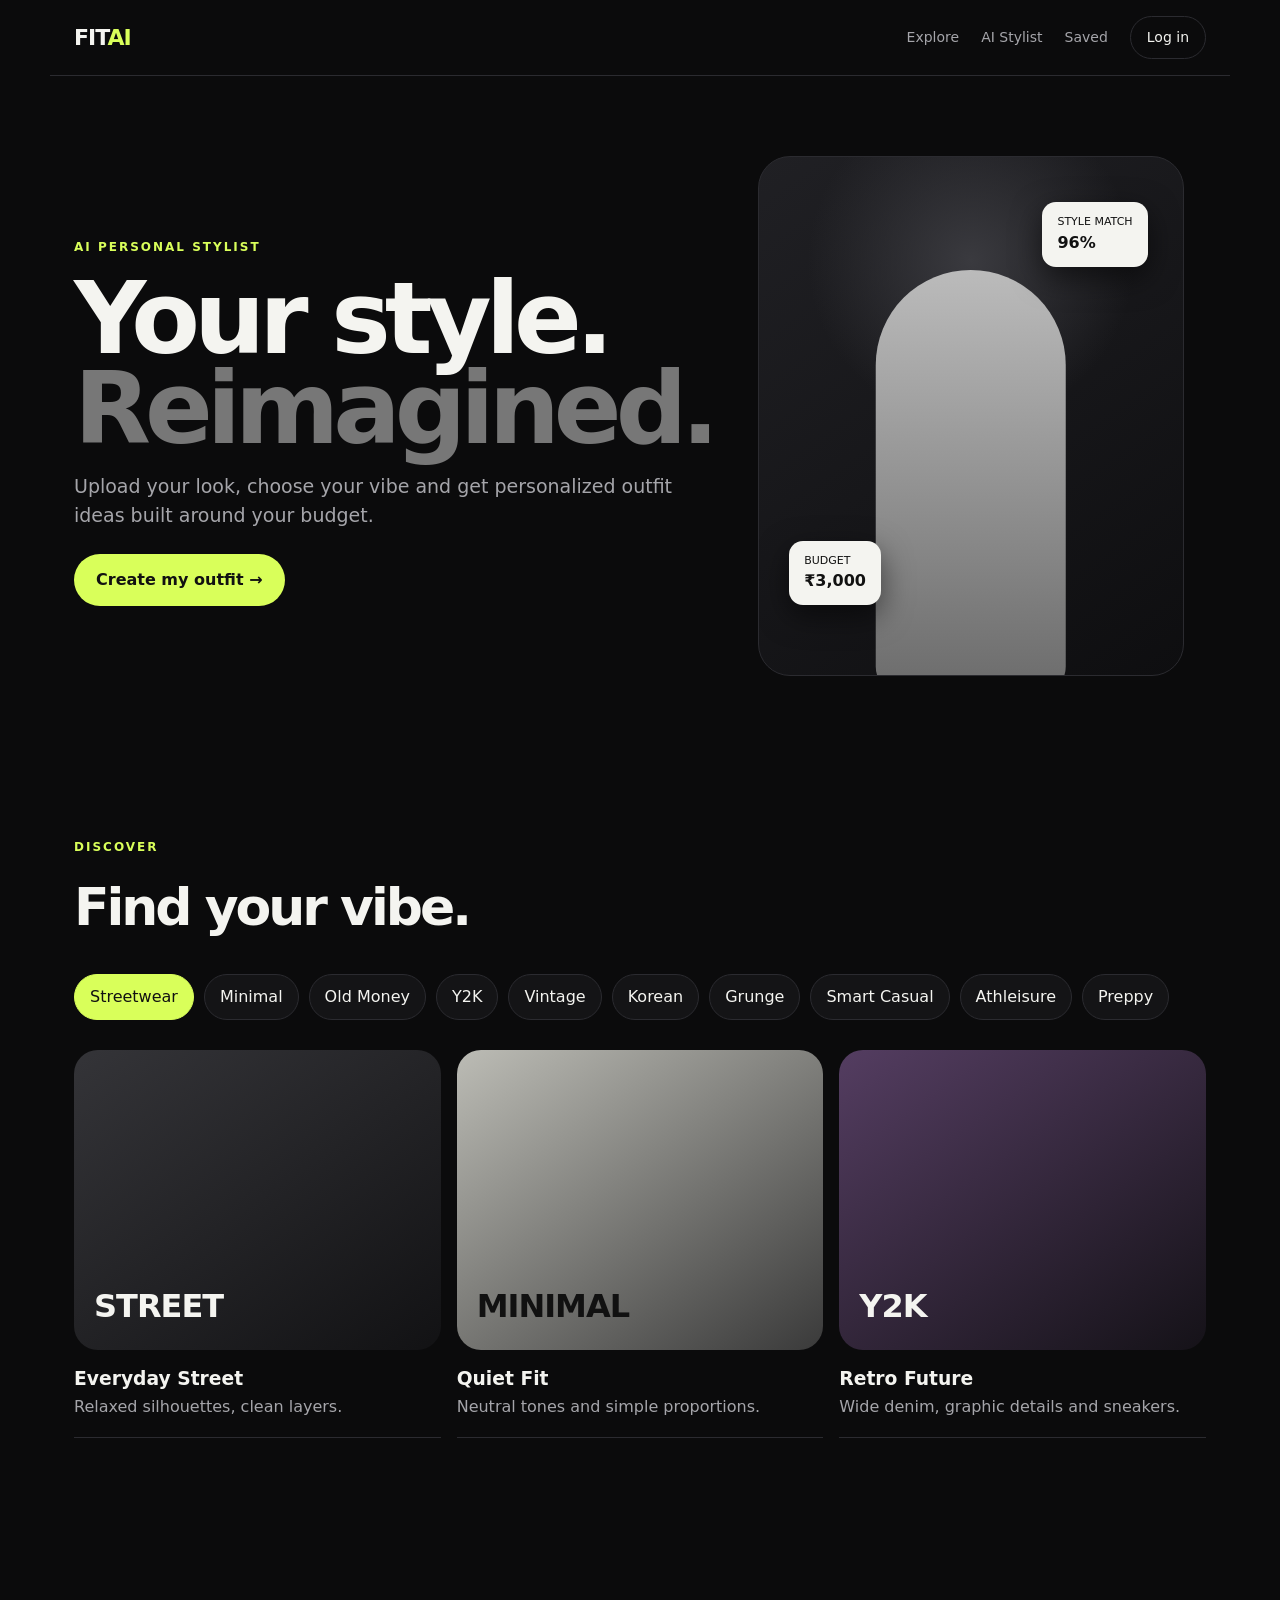
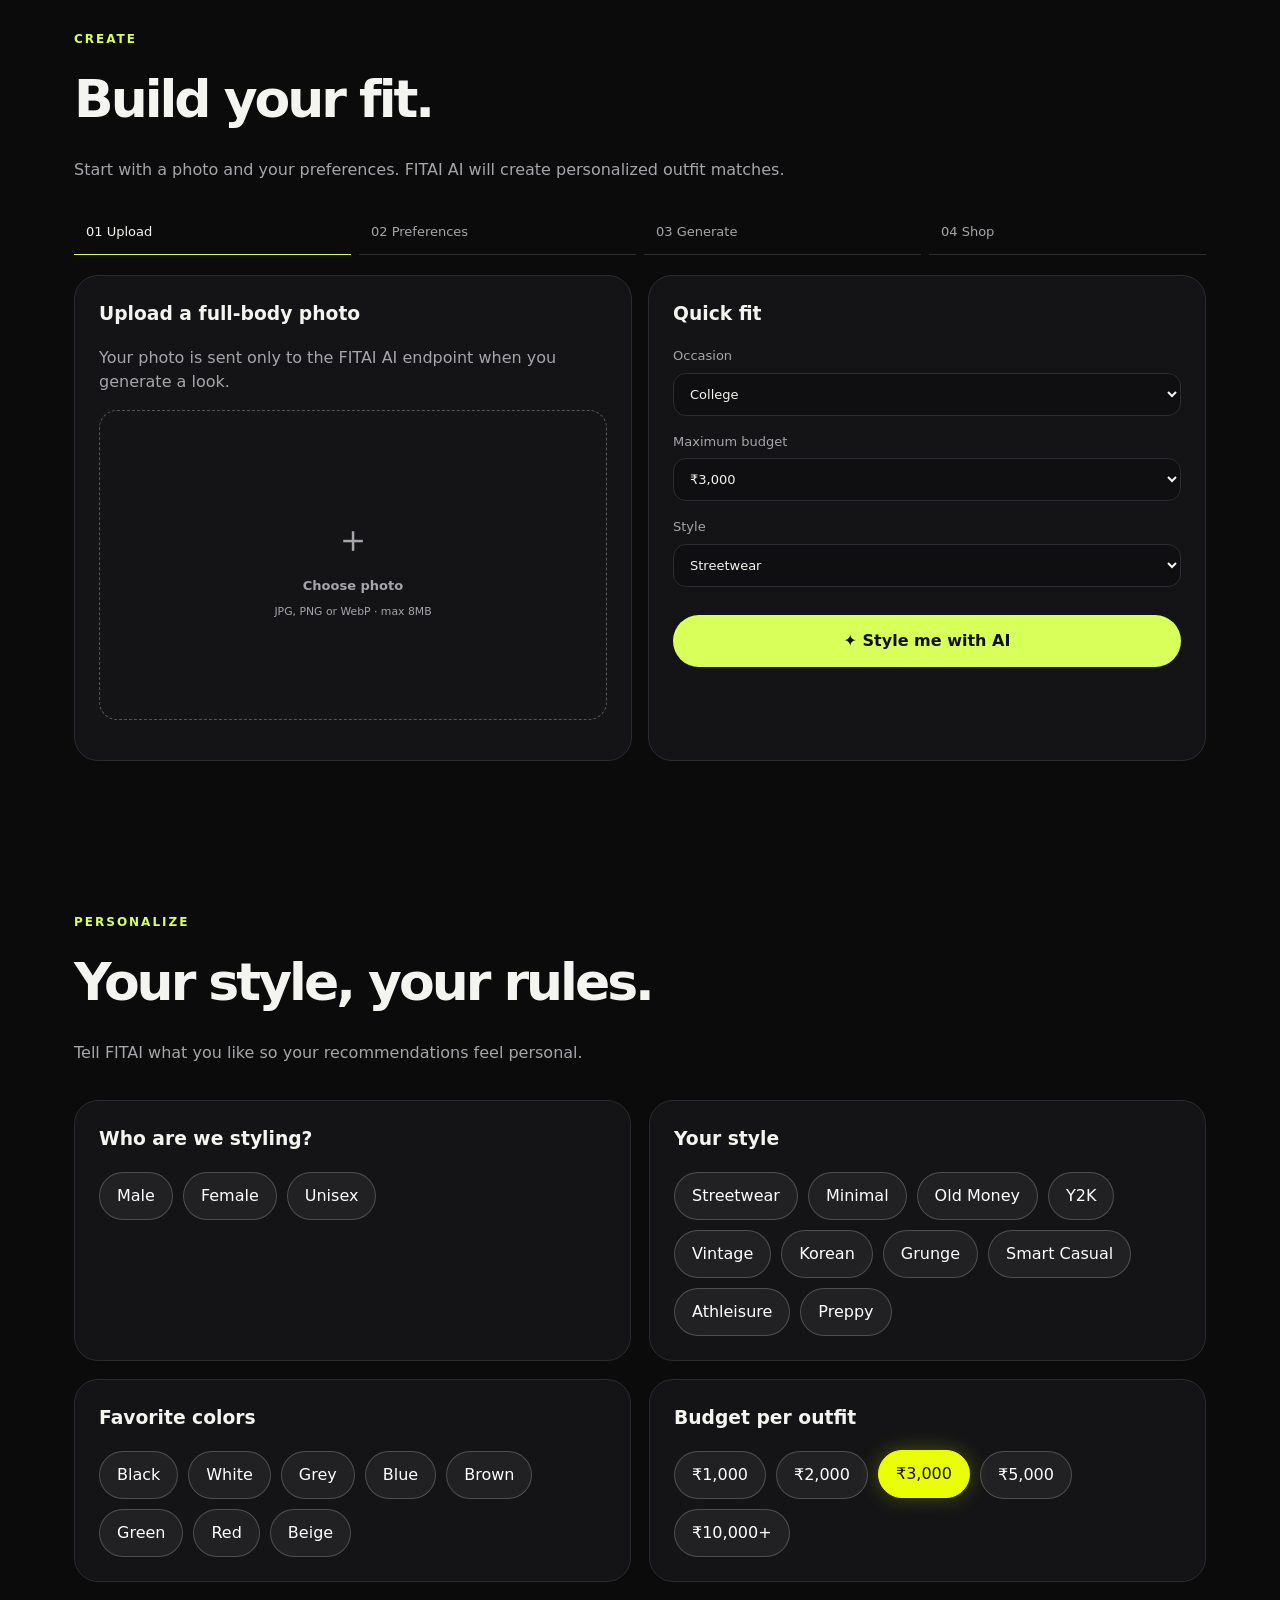
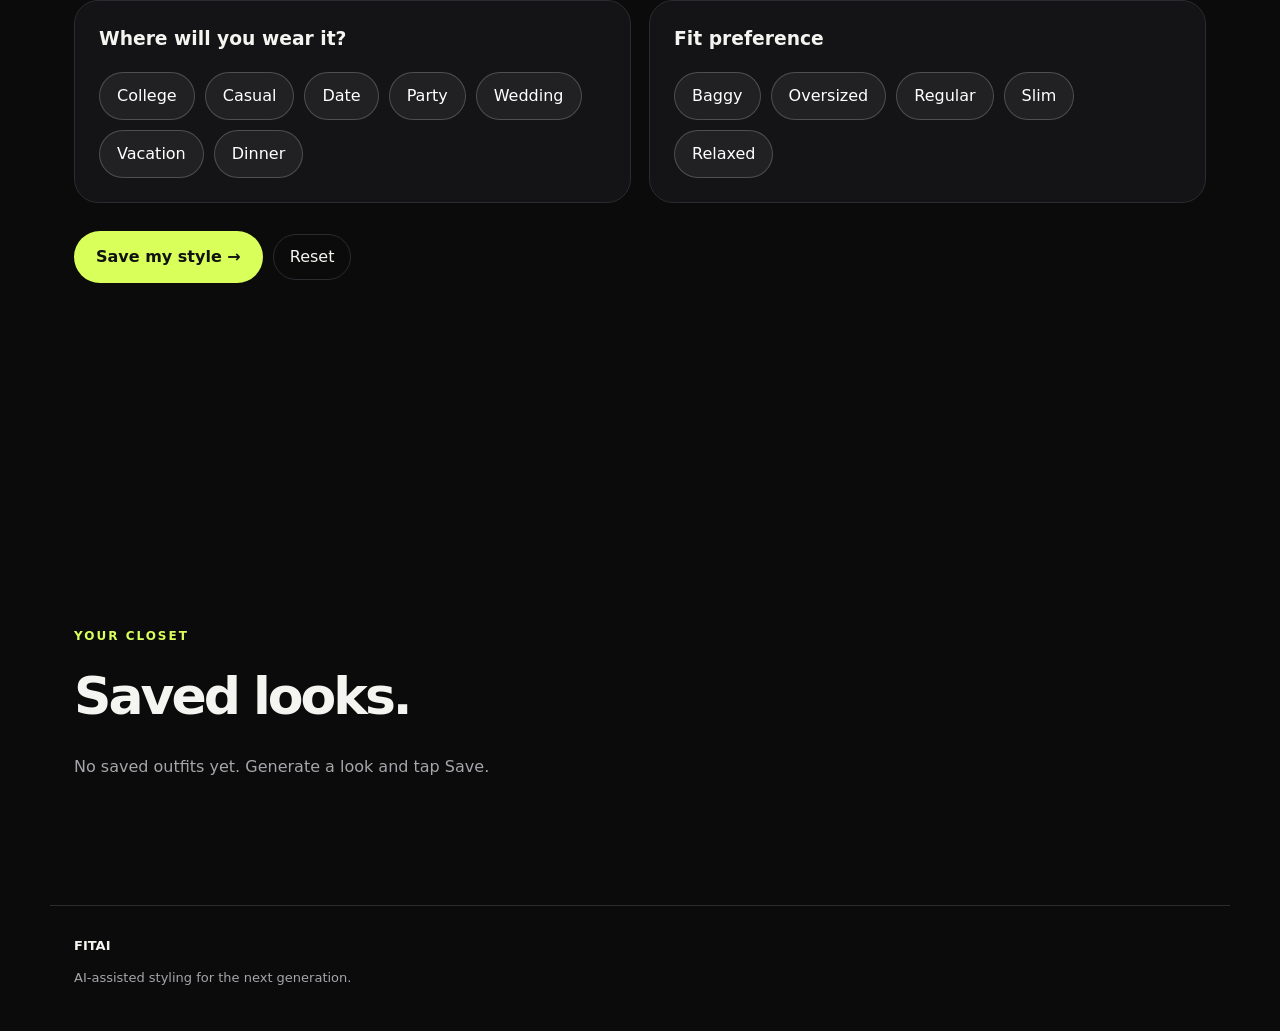
<file: index.html>
<!doctype html>
<html lang="en">
<head>
  <meta charset="UTF-8">
  <meta name="viewport" content="width=device-width,initial-scale=1">
  <meta name="description" content="FITAI — AI-powered personal stylist for Gen-Z. Discover outfits, customize your look and shop matching pieces.">
  <meta name="theme-color" content="#0b0b0c">
  <title>FITAI — Your AI Personal Stylist</title>
  <link rel="stylesheet" href="styles.css">
</head>
<body>
  <header class="nav">
    <a class="logo" href="#home" aria-label="FITAI home">FIT<span>AI</span></a>
    <nav aria-label="Main navigation">
      <a href="#explore">Explore</a>
      <a href="#stylist">AI Stylist</a>
      <a href="#saved">Saved</a>
      <button id="loginBtn" class="outline" type="button">Log in</button>
    </nav>
  </header>

  <main>
    <section id="home" class="hero">
      <div>
        <p class="eyebrow">AI PERSONAL STYLIST</p>
        <h1>Your style.<br><em>Reimagined.</em></h1>
        <p class="lead">Upload your look, choose your vibe and get personalized outfit ideas built around your budget.</p>
        <button class="primary" type="button" data-scroll="#stylist">Create my outfit →</button>
      </div>
      <div class="hero-art" aria-hidden="true">
        <div class="floating f1">STYLE MATCH <b>96%</b></div>
        <div class="floating f2">BUDGET <b>₹3,000</b></div>
        <div class="silhouette"></div>
      </div>
    </section>

    <section id="explore" class="section">
      <div class="section-head">
        <p class="eyebrow">DISCOVER</p>
        <h2>Find your vibe.</h2>
      </div>
      <div class="chips" id="styleChips" role="group" aria-label="Style filters">
        <button type="button" class="chip active">Streetwear</button><button type="button" class="chip">Minimal</button>
        <button type="button" class="chip">Old Money</button><button type="button" class="chip">Y2K</button>
        <button type="button" class="chip">Vintage</button><button type="button" class="chip">Korean</button>
        <button type="button" class="chip">Grunge</button><button type="button" class="chip">Smart Casual</button>
        <button type="button" class="chip">Athleisure</button><button type="button" class="chip">Preppy</button>
      </div>
      <div class="trend-grid">
        <article><div class="trend-img t1">STREET</div><h3>Everyday Street</h3><p>Relaxed silhouettes, clean layers.</p></article>
        <article><div class="trend-img t2">MINIMAL</div><h3>Quiet Fit</h3><p>Neutral tones and simple proportions.</p></article>
        <article><div class="trend-img t3">Y2K</div><h3>Retro Future</h3><p>Wide denim, graphic details and sneakers.</p></article>
      </div>
    </section>

    <section id="stylist" class="section stylist">
      <div class="section-head">
        <p class="eyebrow">CREATE</p>
        <h2>Build your fit.</h2>
        <p class="muted">Start with a photo and your preferences. FITAI AI will create personalized outfit matches.</p>
      </div>

      <div class="steps" aria-label="Styling steps">
        <span class="active" data-step="1">01 Upload</span>
        <span data-step="2">02 Preferences</span>
        <span data-step="3">03 Generate</span>
        <span data-step="4">04 Shop</span>
      </div>

      <div class="creator-grid">
        <div class="panel upload-panel">
          <h3>Upload a full-body photo</h3>
          <p class="muted">Your photo is sent only to the FITAI AI endpoint when you generate a look.</p>
          <label class="upload-box" for="photoInput">
            <input id="photoInput" type="file" accept="image/png,image/jpeg,image/webp">
            <span class="upload-icon">＋</span>
            <b>Choose photo</b>
            <small>JPG, PNG or WebP · max 8MB</small>
          </label>
          <div id="photoInfo" class="muted tiny" aria-live="polite"></div>
          <img id="preview" class="preview" alt="Uploaded full-body photo preview">
          <button id="removePhoto" class="outline full hidden" type="button">Remove photo</button>
        </div>

        <div class="panel">
          <h3>Quick fit</h3>
          <label for="occasion">Occasion
            <select id="occasion"><option>College</option><option>Date</option><option>Party</option><option>Casual</option><option>Vacation</option><option>Dinner</option><option>Wedding</option></select>
          </label>
          <label for="budget">Maximum budget
            <select id="budget"><option value="1000">₹1,000</option><option value="2000">₹2,000</option><option value="3000" selected>₹3,000</option><option value="5000">₹5,000</option><option value="10000">₹10,000+</option></select>
          </label>
          <label for="style">Style
            <select id="style"><option>Streetwear</option><option>Minimal</option><option>Old Money</option><option>Y2K</option><option>Vintage</option><option>Korean</option><option>Grunge</option><option>Smart Casual</option><option>Athleisure</option><option>Preppy</option></select>
          </label>
          <button id="generateBtn" class="primary full" type="button">✦ Style me with AI</button>
        </div>
      </div>

      <section id="preferences" class="preferences" aria-labelledby="preferencesTitle">
        <div class="section-head">
          <p class="eyebrow">PERSONALIZE</p>
          <h2 id="preferencesTitle">Your style, your rules.</h2>
          <p class="muted">Tell FITAI what you like so your recommendations feel personal.</p>
        </div>

        <div class="preferences-grid">
          <div class="panel"><h3>Who are we styling?</h3><div class="choice-group" data-group="gender" role="group"><button type="button" class="choice">Male</button><button type="button" class="choice">Female</button><button type="button" class="choice">Unisex</button></div></div>
          <div class="panel"><h3>Your style</h3><div class="choice-group multi" data-group="styles" role="group"><button type="button" class="choice">Streetwear</button><button type="button" class="choice">Minimal</button><button type="button" class="choice">Old Money</button><button type="button" class="choice">Y2K</button><button type="button" class="choice">Vintage</button><button type="button" class="choice">Korean</button><button type="button" class="choice">Grunge</button><button type="button" class="choice">Smart Casual</button><button type="button" class="choice">Athleisure</button><button type="button" class="choice">Preppy</button></div></div>
          <div class="panel"><h3>Favorite colors</h3><div class="choice-group multi" data-group="colors" role="group"><button type="button" class="choice">Black</button><button type="button" class="choice">White</button><button type="button" class="choice">Grey</button><button type="button" class="choice">Blue</button><button type="button" class="choice">Brown</button><button type="button" class="choice">Green</button><button type="button" class="choice">Red</button><button type="button" class="choice">Beige</button></div></div>
          <div class="panel"><h3>Budget per outfit</h3><div class="choice-group" data-group="budget" role="group"><button type="button" class="choice" data-value="1000">₹1,000</button><button type="button" class="choice" data-value="2000">₹2,000</button><button type="button" class="choice active" data-value="3000">₹3,000</button><button type="button" class="choice" data-value="5000">₹5,000</button><button type="button" class="choice" data-value="10000">₹10,000+</button></div></div>
          <div class="panel"><h3>Where will you wear it?</h3><div class="choice-group multi" data-group="occasions" role="group"><button type="button" class="choice">College</button><button type="button" class="choice">Casual</button><button type="button" class="choice">Date</button><button type="button" class="choice">Party</button><button type="button" class="choice">Wedding</button><button type="button" class="choice">Vacation</button><button type="button" class="choice">Dinner</button></div></div>
          <div class="panel"><h3>Fit preference</h3><div class="choice-group" data-group="fit" role="group"><button type="button" class="choice">Baggy</button><button type="button" class="choice">Oversized</button><button type="button" class="choice">Regular</button><button type="button" class="choice">Slim</button><button type="button" class="choice">Relaxed</button></div></div>
        </div>

        <div class="preference-actions"><button id="savePreferences" class="primary" type="button">Save my style →</button><button id="clearPreferences" class="outline" type="button">Reset</button></div>
        <p id="preferenceStatus" class="status" aria-live="polite"></p>
      </section>

      <div id="status" class="status" aria-live="polite"></div>
      <div id="results" class="outfit-grid" aria-live="polite"></div>
    </section>

    <section id="saved" class="section">
      <p class="eyebrow">YOUR CLOSET</p><h2>Saved looks.</h2>
      <div id="savedList" class="saved-list"><p class="muted">No saved outfits yet. Generate a look and tap Save.</p></div>
      <button id="clearSaved" class="outline hidden" type="button">Clear saved looks</button>
    </section>
  </main>

  <footer><span>FITAI</span><p>AI-assisted styling for the next generation.</p></footer>

  <dialog id="loginDialog">
    <form id="loginForm" method="dialog" class="dialog">
      <button class="close" value="cancel" type="submit" aria-label="Close">×</button>
      <p class="eyebrow">WELCOME BACK</p><h2>Log in to FITAI.</h2>
      <label for="email">Email<input id="email" type="email" autocomplete="email" placeholder="you@example.com" required></label>
      <label for="password">Password<input id="password" type="password" autocomplete="current-password" placeholder="••••••••" minlength="4" required></label>
      <button id="demoLogin" class="primary full" value="default" type="submit">Continue</button>
      <p class="muted tiny">Demo login is stored only in this browser. No real account is created.</p>
    </form>
  </dialog>

  <script src="app.js" defer></script>
  <script src="ai-stylist.js" defer></script>
</body>
</html>
</file>
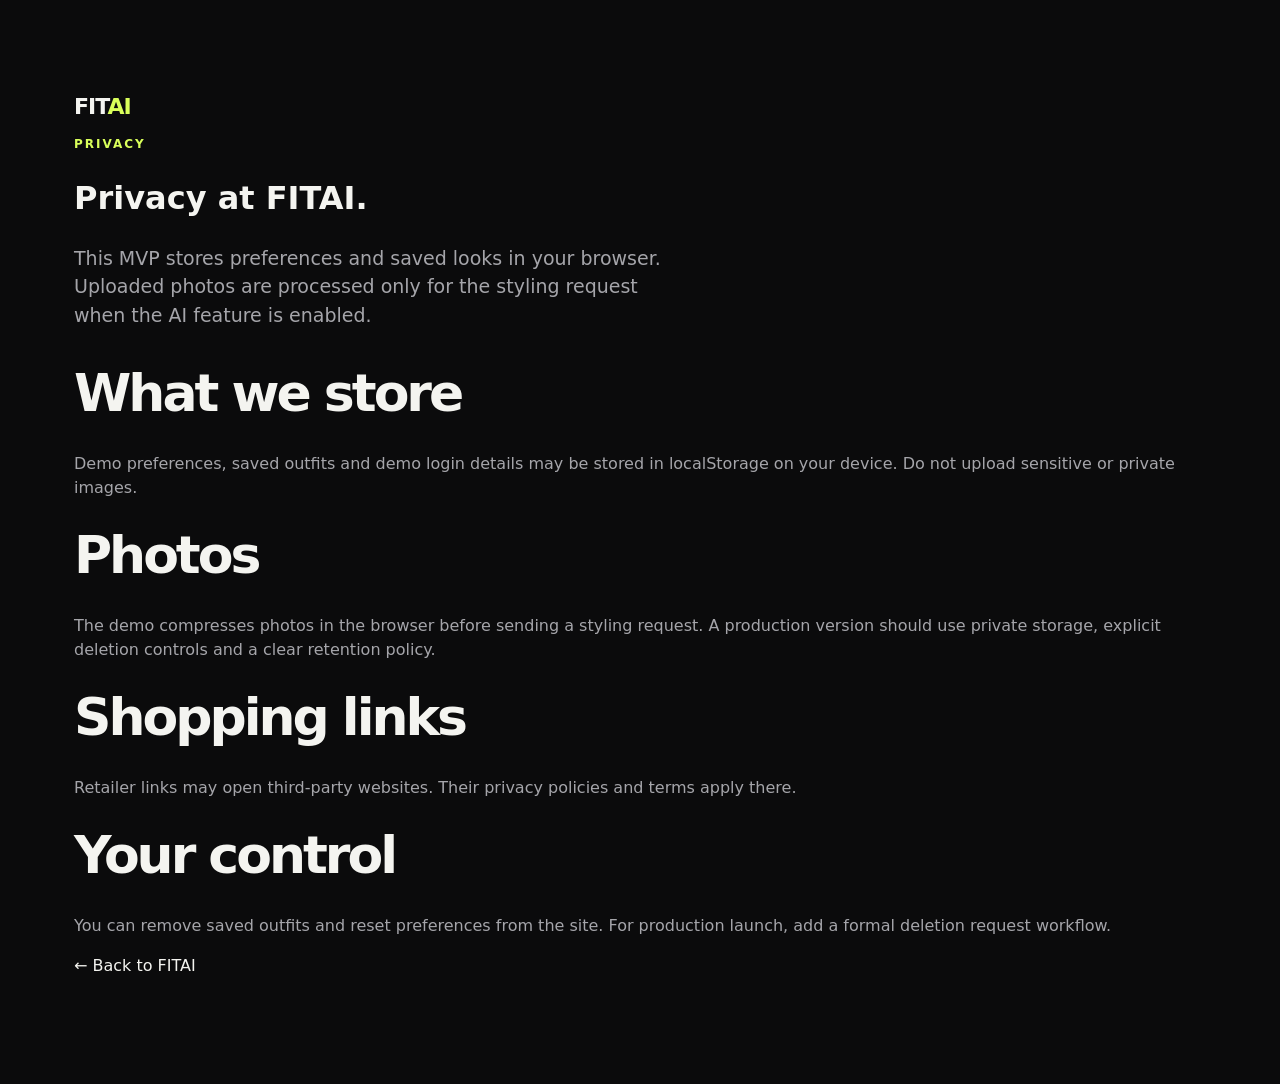
<file: fitai-web-mvp/privacy.html>
<!doctype html><html lang="en"><head><meta charset="UTF-8"><meta name="viewport" content="width=device-width,initial-scale=1"><meta name="description" content="FITAI privacy policy."><title>FITAI — Privacy</title><link rel="stylesheet" href="styles.css"></head><body><main class="section"><a class="logo" href="index.html">FIT<span>AI</span></a><p class="eyebrow">PRIVACY</p><h1>Privacy at FITAI.</h1><p class="lead">This MVP stores preferences and saved looks in your browser. Uploaded photos are processed only for the styling request when the AI feature is enabled.</p><h2>What we store</h2><p class="muted">Demo preferences, saved outfits and demo login details may be stored in localStorage on your device. Do not upload sensitive or private images.</p><h2>Photos</h2><p class="muted">The demo compresses photos in the browser before sending a styling request. A production version should use private storage, explicit deletion controls and a clear retention policy.</p><h2>Shopping links</h2><p class="muted">Retailer links may open third-party websites. Their privacy policies and terms apply there.</p><h2>Your control</h2><p class="muted">You can remove saved outfits and reset preferences from the site. For production launch, add a formal deletion request workflow.</p><p><a href="index.html">← Back to FITAI</a></p></main></body></html>
</file>
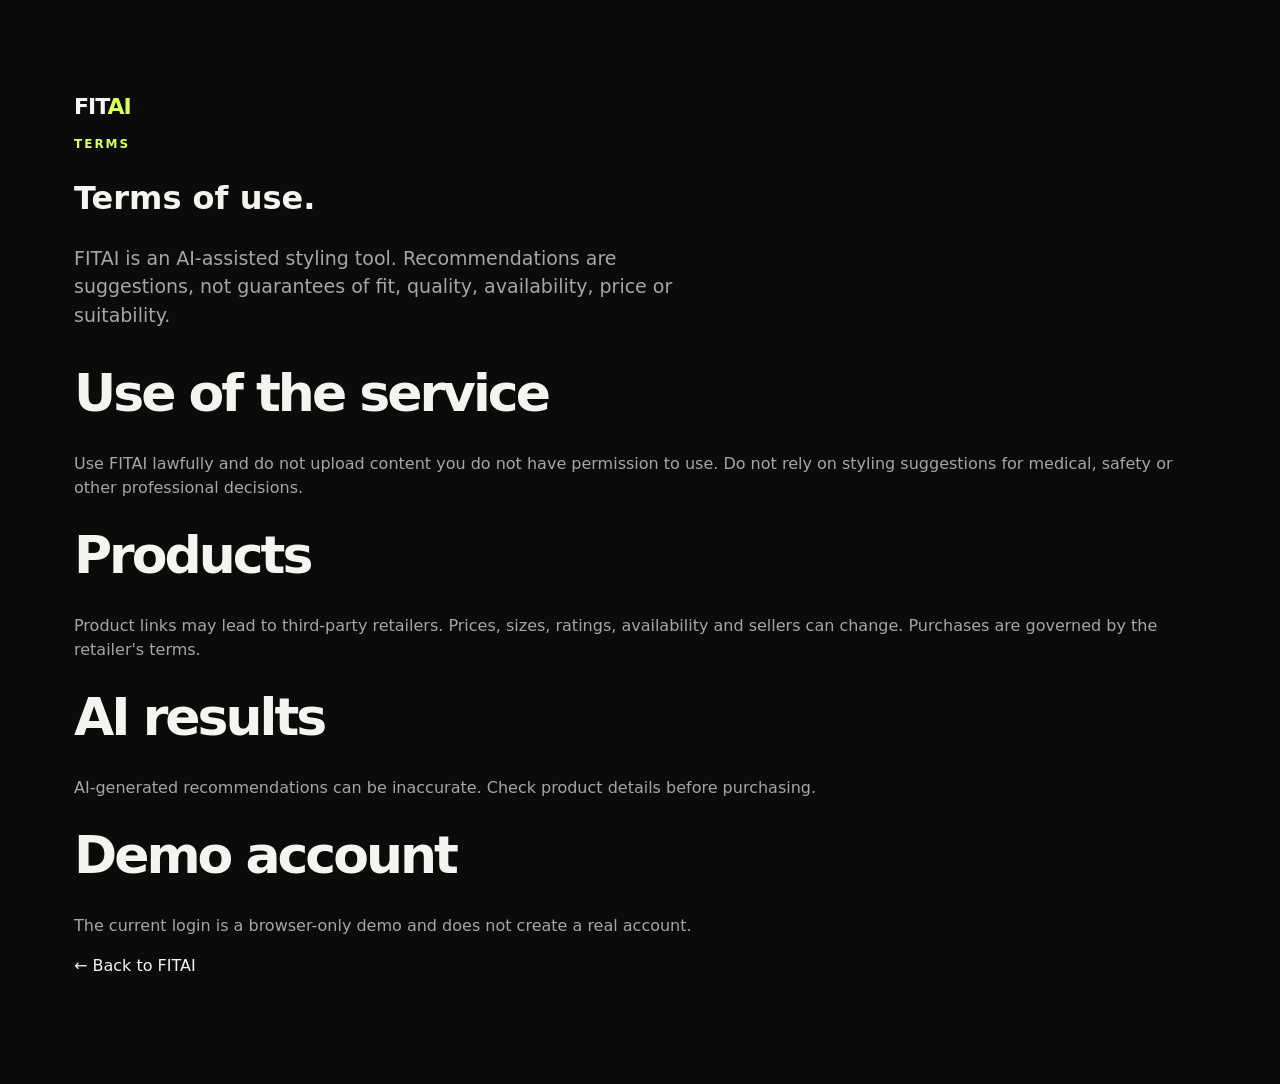
<file: fitai-web-mvp/terms.html>
<!doctype html><html lang="en"><head><meta charset="UTF-8"><meta name="viewport" content="width=device-width,initial-scale=1"><meta name="description" content="FITAI terms of use."><title>FITAI — Terms</title><link rel="stylesheet" href="styles.css"></head><body><main class="section"><a class="logo" href="index.html">FIT<span>AI</span></a><p class="eyebrow">TERMS</p><h1>Terms of use.</h1><p class="lead">FITAI is an AI-assisted styling tool. Recommendations are suggestions, not guarantees of fit, quality, availability, price or suitability.</p><h2>Use of the service</h2><p class="muted">Use FITAI lawfully and do not upload content you do not have permission to use. Do not rely on styling suggestions for medical, safety or other professional decisions.</p><h2>Products</h2><p class="muted">Product links may lead to third-party retailers. Prices, sizes, ratings, availability and sellers can change. Purchases are governed by the retailer's terms.</p><h2>AI results</h2><p class="muted">AI-generated recommendations can be inaccurate. Check product details before purchasing.</p><h2>Demo account</h2><p class="muted">The current login is a browser-only demo and does not create a real account.</p><p><a href="index.html">← Back to FITAI</a></p></main></body></html>
</file>
<file: styles.css>
:root{--bg:#0b0b0c;--panel:#141416;--panel2:#1a1a1d;--line:#2b2b30;--text:#f4f4f0;--muted:#a5a5aa;--accent:#d9ff5a;--radius:24px}
*{box-sizing:border-box}
html{scroll-behavior:smooth}
body{margin:0;background:var(--bg);color:var(--text);font-family:Inter,ui-sans-serif,system-ui,-apple-system,sans-serif;line-height:1.5}
a{color:inherit;text-decoration:none}
button,input,select{font:inherit}
button{touch-action:manipulation}
button:disabled{opacity:.55;cursor:not-allowed}
.nav{height:76px;display:flex;align-items:center;justify-content:space-between;max-width:1180px;margin:auto;padding:0 24px;border-bottom:1px solid var(--line)}
.logo{font-weight:900;font-size:22px;letter-spacing:-1px}.logo span{color:var(--accent)}
nav{display:flex;align-items:center;gap:22px;font-size:14px}nav a{color:var(--muted)}nav a:hover{color:var(--text)}
.outline,.primary,.chip,.choice{cursor:pointer}
.outline{background:transparent;border:1px solid var(--line);color:var(--text);border-radius:999px;padding:10px 16px}
.primary{border:0;background:var(--accent);color:#111;border-radius:999px;padding:14px 22px;font-weight:850;cursor:pointer}
.full{width:100%;margin-top:12px}
.hero{max-width:1180px;margin:auto;padding:80px 24px 60px;display:grid;grid-template-columns:1.05fr .95fr;gap:45px;align-items:center}
.eyebrow{color:var(--accent);font-size:12px;font-weight:800;letter-spacing:2px}.hero h1{font-size:clamp(56px,8vw,100px);line-height:.9;letter-spacing:-6px;margin:18px 0}.hero h1 em{font-style:normal;color:#777}.lead{font-size:19px;color:var(--muted);max-width:600px;margin:0 0 25px}
.hero-art{min-height:520px;border:1px solid var(--line);border-radius:32px;background:radial-gradient(circle at 50% 20%,#3a3a3f,transparent 35%),linear-gradient(145deg,#202024,#0e0e10);position:relative;overflow:hidden}.silhouette{position:absolute;bottom:-20px;left:50%;transform:translateX(-50%);height:82%;width:45%;background:linear-gradient(#bbb,#6b6b70);border-radius:100px 100px 30px 30px;filter:grayscale(1)}.floating{position:absolute;z-index:2;background:#f4f4f0;color:#111;padding:12px 15px;border-radius:14px;font-size:11px;box-shadow:0 10px 30px #0008}.floating b{display:block;font-size:16px}.f1{top:45px;right:35px}.f2{bottom:70px;left:30px}
.section{max-width:1180px;margin:auto;padding:90px 24px}.section h2{font-size:52px;letter-spacing:-3px;margin:8px 0 20px}.section-head{margin-bottom:28px}.muted{color:var(--muted)}
.chips{display:flex;flex-wrap:wrap;gap:10px}.chip{background:var(--panel);border:1px solid var(--line);color:var(--text);padding:10px 15px;border-radius:999px}.chip.active,.chip:hover{background:var(--accent);color:#111;border-color:var(--accent)}
.trend-grid{display:grid;grid-template-columns:repeat(3,1fr);gap:16px;margin-top:30px}.trend-grid article{border-bottom:1px solid var(--line);padding-bottom:18px}.trend-img{height:300px;border-radius:var(--radius);display:flex;align-items:flex-end;padding:20px;font-weight:900;font-size:32px;letter-spacing:-1px;background:linear-gradient(145deg,#343438,#121214)}.t2{background:linear-gradient(145deg,#bcbcb5,#3a3a3a);color:#111}.t3{background:linear-gradient(145deg,#543d61,#151218)}.trend-grid h3{margin:15px 0 2px}.trend-grid p{margin:0;color:var(--muted)}
.steps{display:grid;grid-template-columns:repeat(4,1fr);gap:8px;margin:20px 0}.steps span{padding:12px;border-bottom:1px solid var(--line);color:var(--muted);font-size:13px}.steps .active{color:var(--text);border-color:var(--accent)}
.creator-grid{display:grid;grid-template-columns:1fr 1fr;gap:16px}.panel{background:var(--panel);border:1px solid var(--line);border-radius:var(--radius);padding:24px}.panel h3{margin-top:0}
.upload-box{min-height:310px;border:1px dashed #555;border-radius:18px;display:flex;flex-direction:column;align-items:center;justify-content:center;gap:8px;cursor:pointer;text-align:center}.upload-box input{display:none}.upload-icon{font-size:38px}.upload-box small{color:var(--muted)}.preview{width:100%;max-height:360px;object-fit:contain;border-radius:18px;margin-top:14px;display:none}
label{display:block;font-size:13px;color:var(--muted);margin:16px 0}label input,label select{display:block;width:100%;margin-top:7px;background:#0f0f11;color:var(--text);border:1px solid var(--line);border-radius:13px;padding:12px}select{appearance:auto}
.status{min-height:30px;padding:16px 0;color:var(--accent);font-size:14px}.outfit-grid{display:grid;grid-template-columns:repeat(3,1fr);gap:15px}.outfit{background:var(--panel);border:1px solid var(--line);border-radius:22px;overflow:hidden}.outfit-visual{height:250px;background:linear-gradient(145deg,#2d2d31,#101012);display:flex;align-items:center;justify-content:center;font-size:72px}.outfit-body{padding:18px}.outfit-body h3{margin:5px 0}.price{color:var(--accent);font-weight:850}.actions{display:flex;gap:7px;margin-top:14px;flex-wrap:wrap}.actions button{border:0;background:var(--panel2);color:var(--text);border-radius:10px;padding:9px 10px;cursor:pointer}.saved-list{min-height:60px}.saved-card{display:flex;justify-content:space-between;align-items:center;gap:20px;margin:10px 0}.saved-card p{margin:5px 0}
footer{border-top:1px solid var(--line);max-width:1180px;margin:auto;padding:30px 24px;color:var(--muted);font-size:13px}footer span{color:var(--text);font-weight:850}
dialog{background:transparent;border:0;color:var(--text);padding:0}dialog::backdrop{background:#000b}.dialog{position:relative;width:min(430px,90vw);background:var(--panel);border:1px solid var(--line);border-radius:24px;padding:28px}.dialog h2{font-size:34px;letter-spacing:-2px}.close{position:absolute;right:15px;top:12px;background:none;color:var(--muted);border:0;font-size:25px;cursor:pointer}.tiny{font-size:12px}
.preferences{margin-top:80px;padding:60px 0}.preferences-grid{display:grid;grid-template-columns:repeat(2,minmax(0,1fr));gap:18px;margin-top:35px}.choice-group{display:flex;flex-wrap:wrap;gap:10px}.choice{appearance:none;border:1px solid rgba(255,255,255,.2);background:rgba(255,255,255,.06);color:white;padding:11px 17px;border-radius:999px;cursor:pointer;font:inherit;transition:transform .2s ease,background .2s ease,color .2s ease,border-color .2s ease,box-shadow .2s ease}.choice:hover{transform:translateY(-2px);border-color:#eaff00}.choice.active{background:#eaff00;color:#111;border-color:#eaff00;box-shadow:0 0 20px rgba(234,255,0,.25);transform:translateY(-1px)}.choice:focus-visible,.chip:focus-visible,.outline:focus-visible,.primary:focus-visible{outline:2px solid #eaff00;outline-offset:3px}.preference-actions{display:flex;gap:10px;align-items:center;margin-top:28px}.preference-actions .primary{margin-top:0}.preference-actions .outline{margin-top:0}.hidden{display:none!important}
@media(max-width:800px){nav a{display:none}.hero{grid-template-columns:1fr;padding-top:50px}.hero h1{letter-spacing:-4px}.hero-art{min-height:380px}.section{padding:65px 18px}.trend-grid,.creator-grid,.outfit-grid{grid-template-columns:1fr}.steps{grid-template-columns:1fr 1fr}.steps span{border:1px solid var(--line);border-radius:10px}.nav{padding:0 18px}.preferences-grid{grid-template-columns:1fr}.saved-card{align-items:flex-start;flex-direction:column}.preference-actions{align-items:stretch;flex-direction:column}.preference-actions button{width:100%}}
</file>
<file: fitai-web-mvp/styles.css>
:root{--bg:#0b0b0c;--panel:#141416;--panel2:#1a1a1d;--line:#2b2b30;--text:#f4f4f0;--muted:#a5a5aa;--accent:#d9ff5a;--radius:24px}
*{box-sizing:border-box}html{scroll-behavior:smooth}body{margin:0;background:var(--bg);color:var(--text);font-family:Inter,ui-sans-serif,system-ui,-apple-system,sans-serif;line-height:1.5}a{color:inherit;text-decoration:none}button,input,select{font:inherit}button{touch-action:manipulation}button:disabled{opacity:.55;cursor:not-allowed}.nav{height:76px;display:flex;align-items:center;justify-content:space-between;max-width:1180px;margin:auto;padding:0 24px;border-bottom:1px solid var(--line)}.logo{font-weight:900;font-size:22px;letter-spacing:-1px}.logo span{color:var(--accent)}nav{display:flex;align-items:center;gap:22px;font-size:14px}nav a{color:var(--muted)}nav a:hover{color:var(--text)}.outline,.primary,.chip,.choice{cursor:pointer}.outline{background:transparent;border:1px solid var(--line);color:var(--text);border-radius:999px;padding:10px 16px}.primary{border:0;background:var(--accent);color:#111;border-radius:999px;padding:14px 22px;font-weight:850;cursor:pointer}.full{width:100%;margin-top:12px}.hero{max-width:1180px;margin:auto;padding:80px 24px 60px;display:grid;grid-template-columns:1.05fr .95fr;gap:45px;align-items:center}.eyebrow{color:var(--accent);font-size:12px;font-weight:800;letter-spacing:2px}.hero h1{font-size:clamp(56px,8vw,100px);line-height:.9;letter-spacing:-6px;margin:18px 0}.hero h1 em{font-style:normal;color:#777}.lead{font-size:19px;color:var(--muted);max-width:600px;margin:0 0 25px}.hero-art{min-height:520px;border:1px solid var(--line);border-radius:32px;background:radial-gradient(circle at 50% 20%,#3a3a3f,transparent 35%),linear-gradient(145deg,#202024,#0e0e10);position:relative;overflow:hidden}.silhouette{position:absolute;bottom:-20px;left:50%;transform:translateX(-50%);height:82%;width:45%;background:linear-gradient(#bbb,#6b6b70);border-radius:100px 100px 30px 30px;filter:grayscale(1)}.floating{position:absolute;z-index:2;background:#f4f4f0;color:#111;padding:12px 15px;border-radius:14px;font-size:11px;box-shadow:0 10px 30px #0008}.floating b{display:block;font-size:16px}.f1{top:45px;right:35px}.f2{bottom:70px;left:30px}.section{max-width:1180px;margin:auto;padding:90px 24px}.section h2{font-size:52px;letter-spacing:-3px;margin:8px 0 20px}.section-head{margin-bottom:28px}.muted{color:var(--muted)}.chips{display:flex;flex-wrap:wrap;gap:10px}.chip{background:var(--panel);border:1px solid var(--line);color:var(--text);padding:10px 15px;border-radius:999px}.chip.active,.chip:hover{background:var(--accent);color:#111;border-color:var(--accent)}.trend-grid{display:grid;grid-template-columns:repeat(3,1fr);gap:16px;margin-top:30px}.trend-grid article{border-bottom:1px solid var(--line);padding-bottom:18px}.trend-img{height:300px;border-radius:var(--radius);overflow:hidden;position:relative;background:linear-gradient(145deg,#343438,#121214)}.trend-img .trend-photo{width:100%;height:100%;display:block;object-fit:cover}.trend-img span{position:absolute;left:20px;bottom:18px;z-index:2;font-weight:900;font-size:32px;letter-spacing:-1px;text-shadow:0 2px 18px #000}.trend-img:after{content:"";position:absolute;inset:55% 0 0;background:linear-gradient(transparent,#000a);pointer-events:none}.t2{background:#444}.t3{background:#18131b}.trend-grid h3{margin:15px 0 2px}.trend-grid p{margin:0;color:var(--muted)}.steps{display:grid;grid-template-columns:repeat(4,1fr);gap:8px;margin:20px 0}.steps span{padding:12px;border-bottom:1px solid var(--line);color:var(--muted);font-size:13px}.steps .active{color:var(--text);border-color:var(--accent)}.creator-grid{display:grid;grid-template-columns:1fr 1fr;gap:16px}.panel{background:var(--panel);border:1px solid var(--line);border-radius:var(--radius);padding:24px}.panel h3{margin-top:0}.upload-box{min-height:310px;border:1px dashed #555;border-radius:18px;display:flex;flex-direction:column;align-items:center;justify-content:center;gap:8px;cursor:pointer;text-align:center}.upload-box input{display:none}.upload-icon{font-size:38px}.upload-box small{color:var(--muted)}.preview{width:100%;max-height:360px;object-fit:contain;border-radius:18px;margin-top:14px;display:none}label{display:block;font-size:13px;color:var(--muted);margin:16px 0}label input,label select{display:block;width:100%;margin-top:7px;background:#0f0f11;color:var(--text);border:1px solid var(--line);border-radius:13px;padding:12px}select{appearance:auto}.status{min-height:30px;padding:16px 0;color:var(--accent);font-size:14px}.outfit-grid{display:grid;grid-template-columns:repeat(3,1fr);gap:15px}.outfit{background:var(--panel);border:1px solid var(--line);border-radius:22px;overflow:hidden}.outfit-visual{height:250px;background:linear-gradient(145deg,#2d2d31,#101012);display:flex;align-items:center;justify-content:center;font-size:72px}.outfit-body{padding:18px}.outfit-body h3{margin:5px 0}.price{color:var(--accent);font-weight:850}.actions{display:flex;gap:7px;margin-top:14px;flex-wrap:wrap}.actions button{border:0;background:var(--panel2);color:var(--text);border-radius:10px;padding:9px 10px;cursor:pointer}.saved-list{min-height:60px}.saved-card{display:flex;justify-content:space-between;align-items:center;gap:20px;margin:10px 0}footer{border-top:1px solid var(--line);max-width:1180px;margin:auto;padding:30px 24px;color:var(--muted);font-size:13px}footer span{color:var(--text);font-weight:850}dialog{background:transparent;border:0;color:var(--text);padding:0}dialog::backdrop{background:#000b}.dialog{position:relative;width:min(430px,90vw);background:var(--panel);border:1px solid var(--line);border-radius:24px;padding:28px}.dialog h2{font-size:34px;letter-spacing:-2px}.close{position:absolute;right:15px;top:12px;background:none;color:var(--muted);border:0;font-size:25px;cursor:pointer}.tiny{font-size:12px}.preferences{margin-top:80px;padding:60px 0}.preferences-grid{display:grid;grid-template-columns:repeat(2,minmax(0,1fr));gap:18px;margin-top:35px}.choice-group{display:flex;flex-wrap:wrap;gap:10px}.choice{appearance:none;border:1px solid rgba(255,255,255,.2);background:rgba(255,255,255,.06);color:white;padding:8px;border-radius:18px;cursor:pointer;font:inherit;transition:transform .2s ease,background .2s ease,color .2s ease,border-color .2s ease,box-shadow .2s ease;display:inline-flex;align-items:center;gap:8px;min-height:58px}.choice-photo{width:42px;height:48px;border-radius:11px;object-fit:cover;background:#252529;flex:none}.choice:hover{transform:translateY(-2px);border-color:#eaff00}.choice.active{background:#eaff00;color:#111;border-color:#eaff00;box-shadow:0 0 20px rgba(234,255,0,.25);transform:translateY(-1px)}.choice:focus-visible,.chip:focus-visible,.outline:focus-visible,.primary:focus-visible{outline:2px solid #eaff00;outline-offset:3px}.preference-actions{display:flex;gap:10px;align-items:center;margin-top:28px}.preference-actions .primary{margin-top:0}.preference-actions .outline{margin-top:0}.hidden{display:none!important}@media(max-width:800px){nav a{display:none}.hero{grid-template-columns:1fr;padding-top:50px}.hero h1{letter-spacing:-4px}.hero-art{min-height:380px}.section{padding:65px 18px}.trend-grid,.creator-grid,.outfit-grid{grid-template-columns:1fr}.steps{grid-template-columns:1fr 1fr}.steps span{border:1px solid var(--line);border-radius:10px}.nav{padding:0 18px}.preferences-grid{grid-template-columns:1fr}.saved-card{align-items:flex-start;flex-direction:column}.preference-actions{align-items:stretch;flex-direction:column}.preference-actions button{width:100%}.choice-photo{width:38px;height:44px}.choice{min-height:52px;padding:6px 9px}}
</file>
